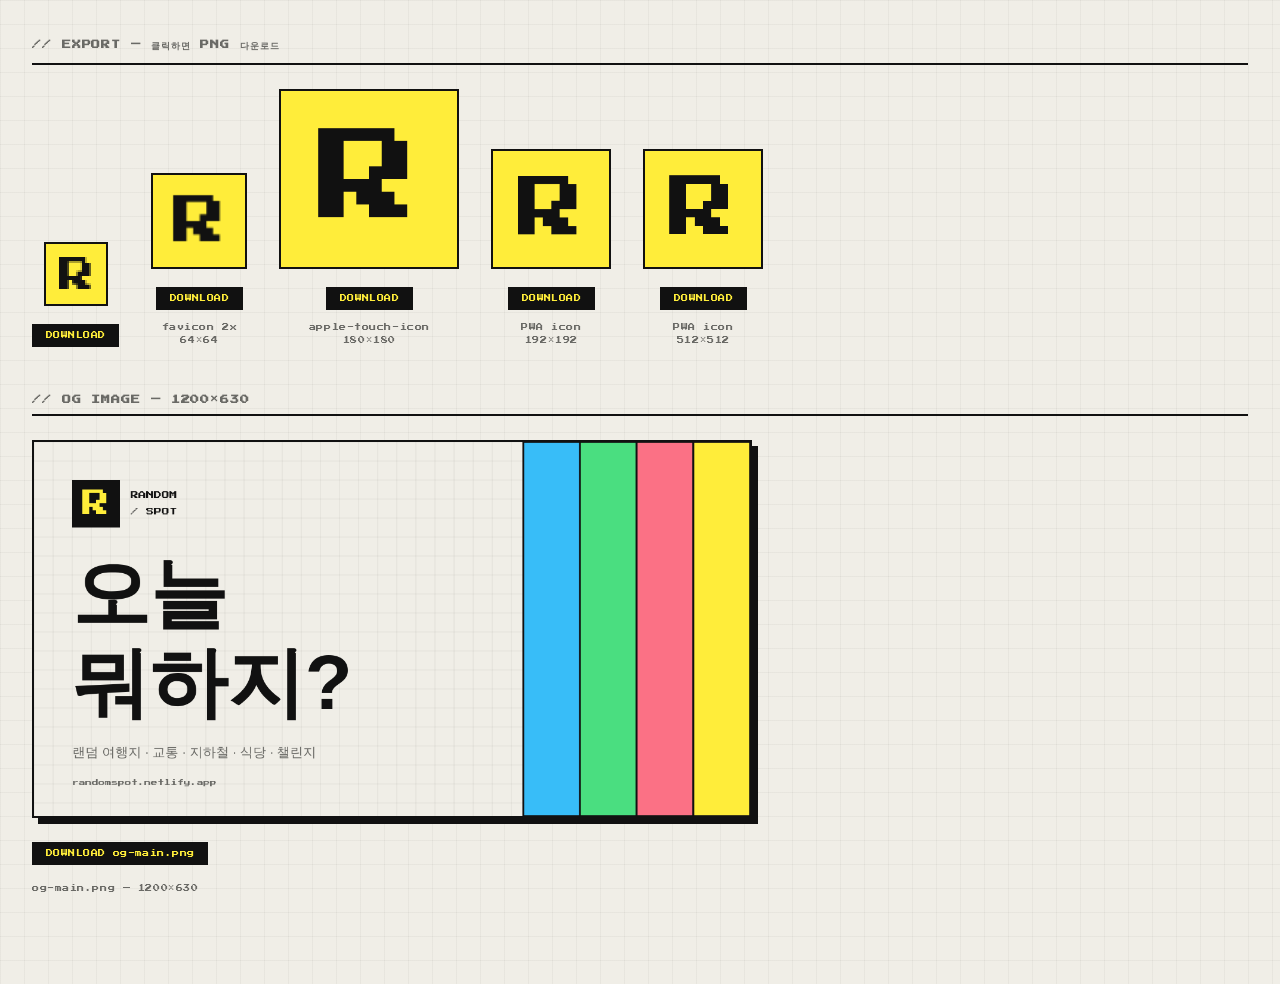
<file: icon-export.html>
<!DOCTYPE html>
<html lang="ko">
<head>
  <meta charset="UTF-8" />
  <title>Icon Export — RANDOM / SPOT</title>
  <link href="https://fonts.googleapis.com/css2?family=Press+Start+2P&display=swap" rel="stylesheet" />
  <style>
    * { box-sizing: border-box; margin: 0; padding: 0; }
    body {
      background: #f0eee7;
      font-family: 'Press Start 2P', monospace;
      font-size: 11px;
      padding: 40px 32px;
      background-image:
        linear-gradient(to right, rgba(17,17,17,.04) 1px, transparent 1px),
        linear-gradient(to bottom, rgba(17,17,17,.04) 1px, transparent 1px);
      background-size: 24px 24px;
    }
    h2 { font-size: 9px; letter-spacing: .1em; color: #6a6a66; margin-bottom: 24px; padding-bottom: 10px; border-bottom: 2px solid #111; }
    .section { margin-bottom: 48px; }
    .row { display: flex; gap: 32px; flex-wrap: wrap; align-items: flex-end; }
    .item { display: flex; flex-direction: column; align-items: center; gap: 12px; }
    .label { font-size: 7px; color: #6a6a66; letter-spacing: .08em; text-align: center; line-height: 1.8; }
    canvas { border: 2px solid #111; display: block; }
    button {
      margin-top: 6px;
      padding: 8px 14px;
      background: #111;
      color: #ffed3a;
      border: none;
      font-family: 'Press Start 2P', monospace;
      font-size: 7px;
      letter-spacing: .06em;
      cursor: pointer;
    }
    button:hover { background: #ffed3a; color: #111; }
  </style>
</head>
<body>

<div class="section">
  <h2>// EXPORT — 클릭하면 PNG 다운로드</h2>

  <div class="row">

    <!-- favicon 32x32 -->
    <div class="item">
      <canvas id="c-favicon" width="32" height="32" style="width:64px;height:64px;image-rendering:pixelated;"></canvas>
      <button onclick="dl('c-favicon','favicon-32.png')">DOWNLOAD</button>
    </div>

    <!-- favicon 64x64 -->
    <div class="item">
      <canvas id="c-favicon64" width="64" height="64" style="width:96px;height:96px;"></canvas>
      <button onclick="dl('c-favicon64','favicon-64.png')">DOWNLOAD</button>
      <div class="label">favicon 2x<br>64×64</div>
    </div>

    <!-- apple-touch-icon 180x180 -->
    <div class="item">
      <canvas id="c-apple" width="180" height="180" style="width:180px;height:180px;"></canvas>
      <button onclick="dl('c-apple','apple-touch-icon.png')">DOWNLOAD</button>
      <div class="label">apple-touch-icon<br>180×180</div>
    </div>

    <!-- icon-192 -->
    <div class="item">
      <canvas id="c-192" width="192" height="192" style="width:120px;height:120px;"></canvas>
      <button onclick="dl('c-192','icon-192.png')">DOWNLOAD</button>
      <div class="label">PWA icon<br>192×192</div>
    </div>

    <!-- icon-512 -->
    <div class="item">
      <canvas id="c-512" width="512" height="512" style="width:120px;height:120px;"></canvas>
      <button onclick="dl('c-512','icon-512.png')">DOWNLOAD</button>
      <div class="label">PWA icon<br>512×512</div>
    </div>

  </div>
</div>

<div class="section">
  <h2>// OG IMAGE — 1200×630</h2>
  <div class="item" style="align-items:flex-start;">
    <canvas id="c-og" width="1200" height="630" style="width:720px;height:378px;border:2.5px solid #111;box-shadow:6px 6px 0 #111;"></canvas>
    <button onclick="dl('c-og','og-main.png')" style="margin-top:12px;">DOWNLOAD og-main.png</button>
    <div class="label" style="margin-top:6px;">og-main.png — 1200×630</div>
  </div>
</div>

<script>
const PAPER = '#f0eee7';
const INK   = '#111111';
const YELLOW = '#ffed3a';
const BLUE   = '#38bdf8';
const GREEN  = '#4ade80';
const PINK   = '#fb7185';
const ORANGE = '#fb923c';

// Press Start 2P fallback: wait for font load
document.fonts.ready.then(() => {
  drawAll();
});

function drawAll() {
  drawIcon(document.getElementById('c-favicon'), 32);
  drawIcon(document.getElementById('c-favicon64'), 64);
  drawIcon(document.getElementById('c-apple'), 180);
  drawIcon(document.getElementById('c-192'), 192);
  drawIcon(document.getElementById('c-512'), 512);
  drawOG(document.getElementById('c-og'));
}

// ── Icon A: 페이퍼 + 격자 + 옐로우 박스 R + 하드섀도우 ──
function drawIcon(canvas, size) {
  const ctx = canvas.getContext('2d');
  const s = size;

  // yellow bg
  ctx.fillStyle = YELLOW;
  ctx.fillRect(0, 0, s, s);

  // R
  const fontSize = Math.round(s * 0.58);
  ctx.fillStyle = INK;
  ctx.font = `${fontSize}px 'Press Start 2P', monospace`;
  ctx.textAlign = 'center';
  ctx.textBaseline = 'middle';
  ctx.fillText('R', s / 2, s / 2);
}

// ── OG-B: 페이퍼 + 컬러 스트라이프 ──
function drawOG(canvas) {
  const ctx = canvas.getContext('2d');
  const W = 1200, H = 630;

  // bg
  ctx.fillStyle = PAPER;
  ctx.fillRect(0, 0, W, H);

  // grid
  ctx.strokeStyle = 'rgba(17,17,17,0.07)';
  ctx.lineWidth = 1;
  for (let x = 0; x < W; x += 32) { ctx.beginPath(); ctx.moveTo(x,0); ctx.lineTo(x,H); ctx.stroke(); }
  for (let y = 0; y < H; y += 32) { ctx.beginPath(); ctx.moveTo(0,y); ctx.lineTo(W,y); ctx.stroke(); }

  // color stripes (right side)
  const stripes = [BLUE, GREEN, PINK, YELLOW];
  const stripeW = 95;
  const stripeStart = W - stripes.length * stripeW;
  stripes.forEach((color, i) => {
    ctx.fillStyle = color;
    ctx.fillRect(stripeStart + i * stripeW, 0, stripeW, H);
    ctx.strokeStyle = INK;
    ctx.lineWidth = 3;
    ctx.strokeRect(stripeStart + i * stripeW, 0, stripeW, H);
  });

  // brand mark box
  ctx.fillStyle = INK;
  ctx.fillRect(64, 64, 80, 80);
  ctx.font = "46px 'Press Start 2P', monospace";
  ctx.fillStyle = YELLOW;
  ctx.textAlign = 'center';
  ctx.textBaseline = 'middle';
  ctx.fillText('R', 104, 104);

  // brand name
  ctx.fillStyle = INK;
  ctx.font = "13px 'Press Start 2P', monospace";
  ctx.textAlign = 'left';
  ctx.textBaseline = 'alphabetic';
  ctx.fillText('RANDOM', 162, 96);
  ctx.fillText('/ SPOT', 162, 124);

  // main heading
  ctx.fillStyle = INK;
  ctx.font = "bold 130px 'Pretendard Variable', 'Pretendard', sans-serif";
  ctx.textAlign = 'left';
  ctx.fillText('오늘', 64, 300);
  ctx.fillText('뭐하지?', 64, 450);

  // sub
  ctx.font = "22px 'Pretendard Variable', 'Pretendard', sans-serif";
  ctx.fillStyle = '#6a6a66';
  ctx.fillText('랜덤 여행지 · 교통 · 지하철 · 식당 · 챌린지', 64, 530);

  // url
  ctx.font = "11px 'Press Start 2P', monospace";
  ctx.fillStyle = '#6a6a66';
  ctx.fillText('randomspot.netlify.app', 64, 580);
}

function dl(id, filename) {
  const canvas = document.getElementById(id);
  const a = document.createElement('a');
  a.download = filename;
  a.href = canvas.toDataURL('image/png');
  a.click();
}
</script>
</body>
</html>
</file>
